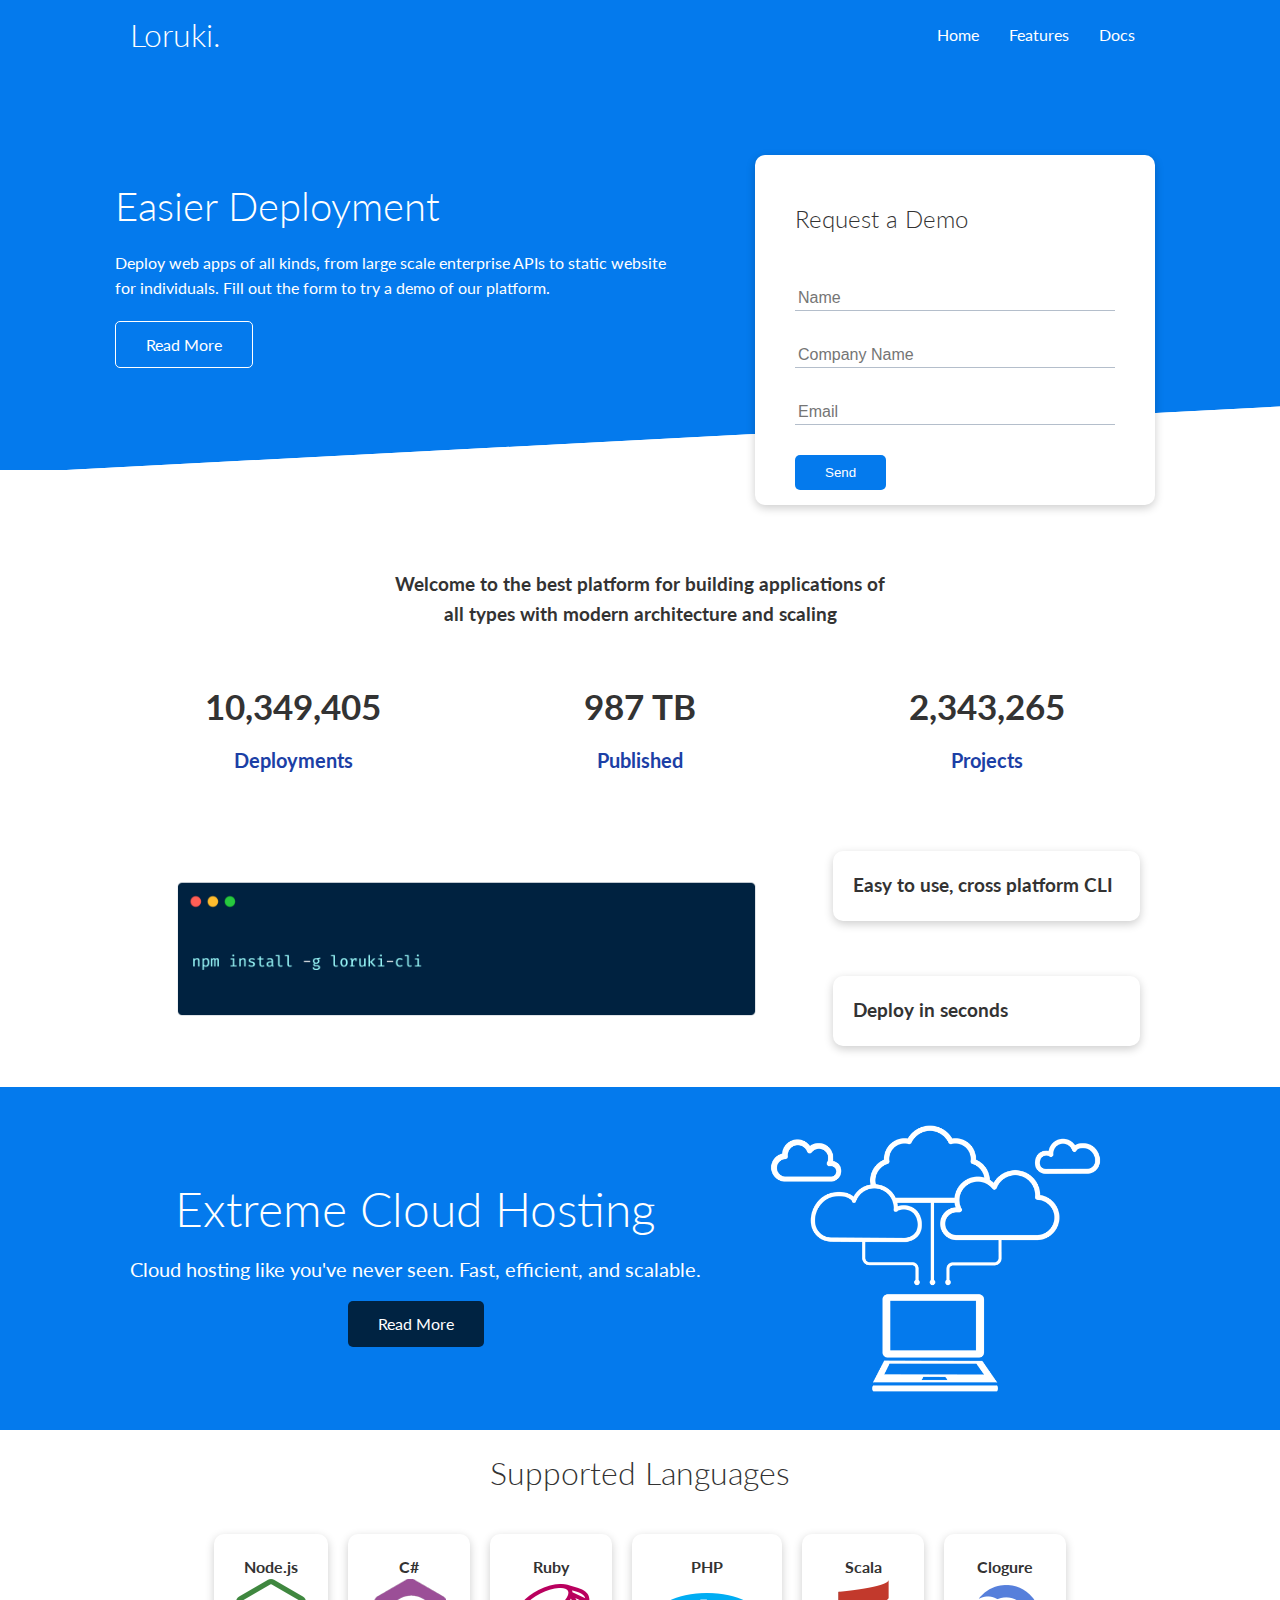
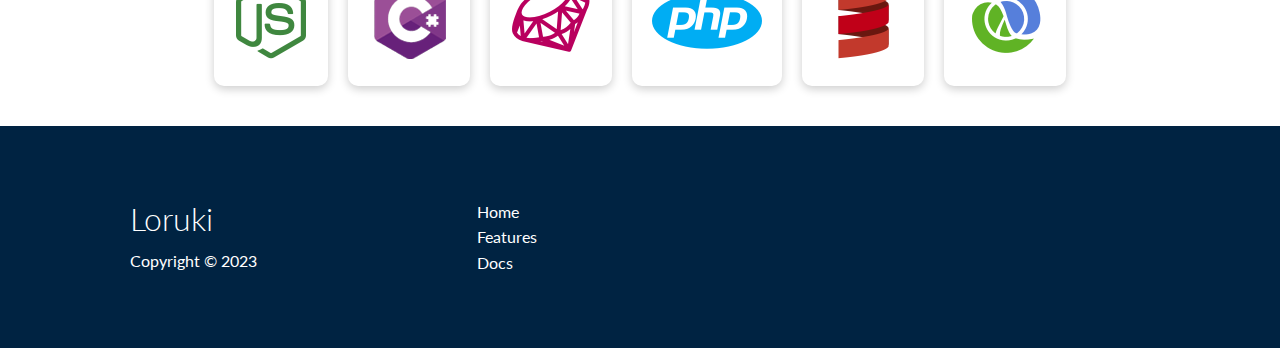
<file: index.html>
<!DOCTYPE html>
<html lang="en">
<head>
    <meta charset="UTF-8">
    <meta name="viewport" content="width=device-width, initial-scale=1.0">
    <link rel="stylesheet" href="https://cdnjs.cloudflare.com/ajax/libs/font-awesome/6.4.2/css/all.min.css" integrity="sha512-z3gLpd7yknf1YoNbCzqRKc4qyor8gaKU1qmn+CShxbuBusANI9QpRohGBreCFkKxLhei6S9CQXFEbbKuqLg0DA==" crossorigin="anonymous" referrerpolicy="no-referrer" />
    <link rel="stylesheet" href="css/utilities.css">
    <link rel="stylesheet" href="css/style.css">
    <title>Loruki | Cloud Hosting For Everyone</title>
</head>
<body>
    <!-- NavBar -->
    <div class="navbar">
        <div class="container flex">
            <h1 class="logo">Loruki.</h1>
            <nav>
                <ul>
                    <li><a href="index.html">Home</a></li>
                    <li><a href="features.html">Features</a></li>
                    <li><a href="docs.html">Docs</a></li>
                </ul>
            </nav>
        </div>
    </div>

    <!-- Showcase -->
    <section class="showcase">
        <div class="container grid">
            <div class="showcase-text">
                <h1>Easier Deployment</h1>
                <p>Deploy web apps of all kinds, from large scale enterprise APIs to static website for individuals. Fill out the form to try a demo of our platform.</p>
                <a href="features.html" class="btn btn-outline">Read More</a>
            </div>
            <div class="showcase-form card">
                <h2>Request a Demo</h2>
                <form name="contact" method="POST" data-netlify="true" netlify-honeypot="bot-field">
                    <input type="hidden" name="form-name" value="contact">
                    <p class="hidden">
                        <label>Don't fill this out if you're human: <input name="bot-field" /></label>
                    </p>
                    <div class="form-control">
                        <input type="text" name="name" placeholder="Name" required>
                    </div>
                    <div class="form-control">
                        <input type="text" name="company" placeholder="Company Name" required>
                    </div>
                    <div class="form-control">
                        <input type="text" name="email" placeholder="Email" required>
                    </div>
                    <input type="submit" value="Send" class="btn btn-primary">
                </form>
            </div>
        </div>
    </section>

    <!-- Stats -->
    <section class="stats">
        <div class="container">
            <h3 class="stats-heading text-center my-1"> <!--my-1 stands for margin-y axis. vertical-->
                Welcome to the best platform for building applications of all types with modern architecture and scaling
            </h3>

            <div class="grid grid-3 text-center my-4">
                <div>
                    <i class="fas fa-server fa-3x"></i>
                    <h3>10,349,405</h3>
                    <p class="text-secondary">Deployments</p>
                </div>
                <div>
                    <i class="fas fa-upload fa-3x"></i>
                    <h3>987 TB</h3>
                    <p class="text-secondary">Published</p>
                </div>
                <div>
                    <i class="fas fa-project-diagram fa-3x"></i>
                    <h3>2,343,265</h3>
                    <p class="text-secondary">Projects</p>
                </div>
            </div>
        </div>
    </section>

    <!-- CLI -->
    <section class="cli">
        <div class="container grid">
            <img src="images/cli.png" alt="">
            <div class="card">
                <h3>Easy to use, cross platform CLI</h3>
            </div>
            <div class="card">
                <h3>Deploy in seconds</h3>
            </div>
        </div>
    </section>

    <!-- Cloud -->
    <section class="cloud bg-primary my-2 py-2">
        <div class="container grid">
            <div class="text-center">
                <h2 class="lg">Extreme Cloud Hosting</h2>
                <p class="lead my-1">Cloud hosting like you've never seen.
                    Fast, efficient, and scalable.
                </p>
                <a href="features.html" class="btn btn-dark">Read More</a>
            </div>
            <img src="images/cloud.png" alt="">
        </div>
    </section>

    <!-- Languages -->
    <section class="languages">
        <h2 class="md text-center my-2">
            Supported Languages
        </h2>
        <div class="container flex">
            <div class="card">
                <h4>Node.js</h4>
                <img src="images/logos/node.png" alt="">
            </div>
            <div class="card">
                <h4>C#</h4>
                <img src="images/logos/csharp.png" alt="">
            </div>
            <div class="card">
                <h4>Ruby</h4>
                <img src="images/logos/ruby.png" alt="">
            </div>
            <div class="card">
                <h4>PHP</h4>
                <img src="images/logos/php.png" alt="">
            </div>
            <div class="card">
                <h4>Scala</h4>
                <img src="images/logos/scala.png" alt="">
            </div>
            <div class="card">
                <h4>Clogure</h4>
                <img src="images/logos/clojure.png" alt="">
            </div>
        </div>
    </section>

    <!-- Footer -->
    <footer class="footer bg-dark py-5">
        <div class="container grid grid-3">
            <div>
                <h1>Loruki</h1>
                <p>Copyright &copy; 2023</p>
            </div>
            <nav>
                <ul>
                    <li><a href="index.html">Home</a></li>
                    <li><a href="features.html">Features</a></li>
                    <li><a href="docs.html">Docs</a></li>
                </ul>
            </nav>
            <div class="social">
                <a href="#"><i class="fab fa-github fa-2x"></i></a>
                <a href="#"><i class="fab fa-facebook fa-2x"></i></a>
                <a href="#"><i class="fab fa-instagram fa-2x"></i></a>
                <a href="#"><i class="fab fa-twitter fa-2x"></i></a>
            </div>
        </div>
    </footer>
</body>
</html>
</file>
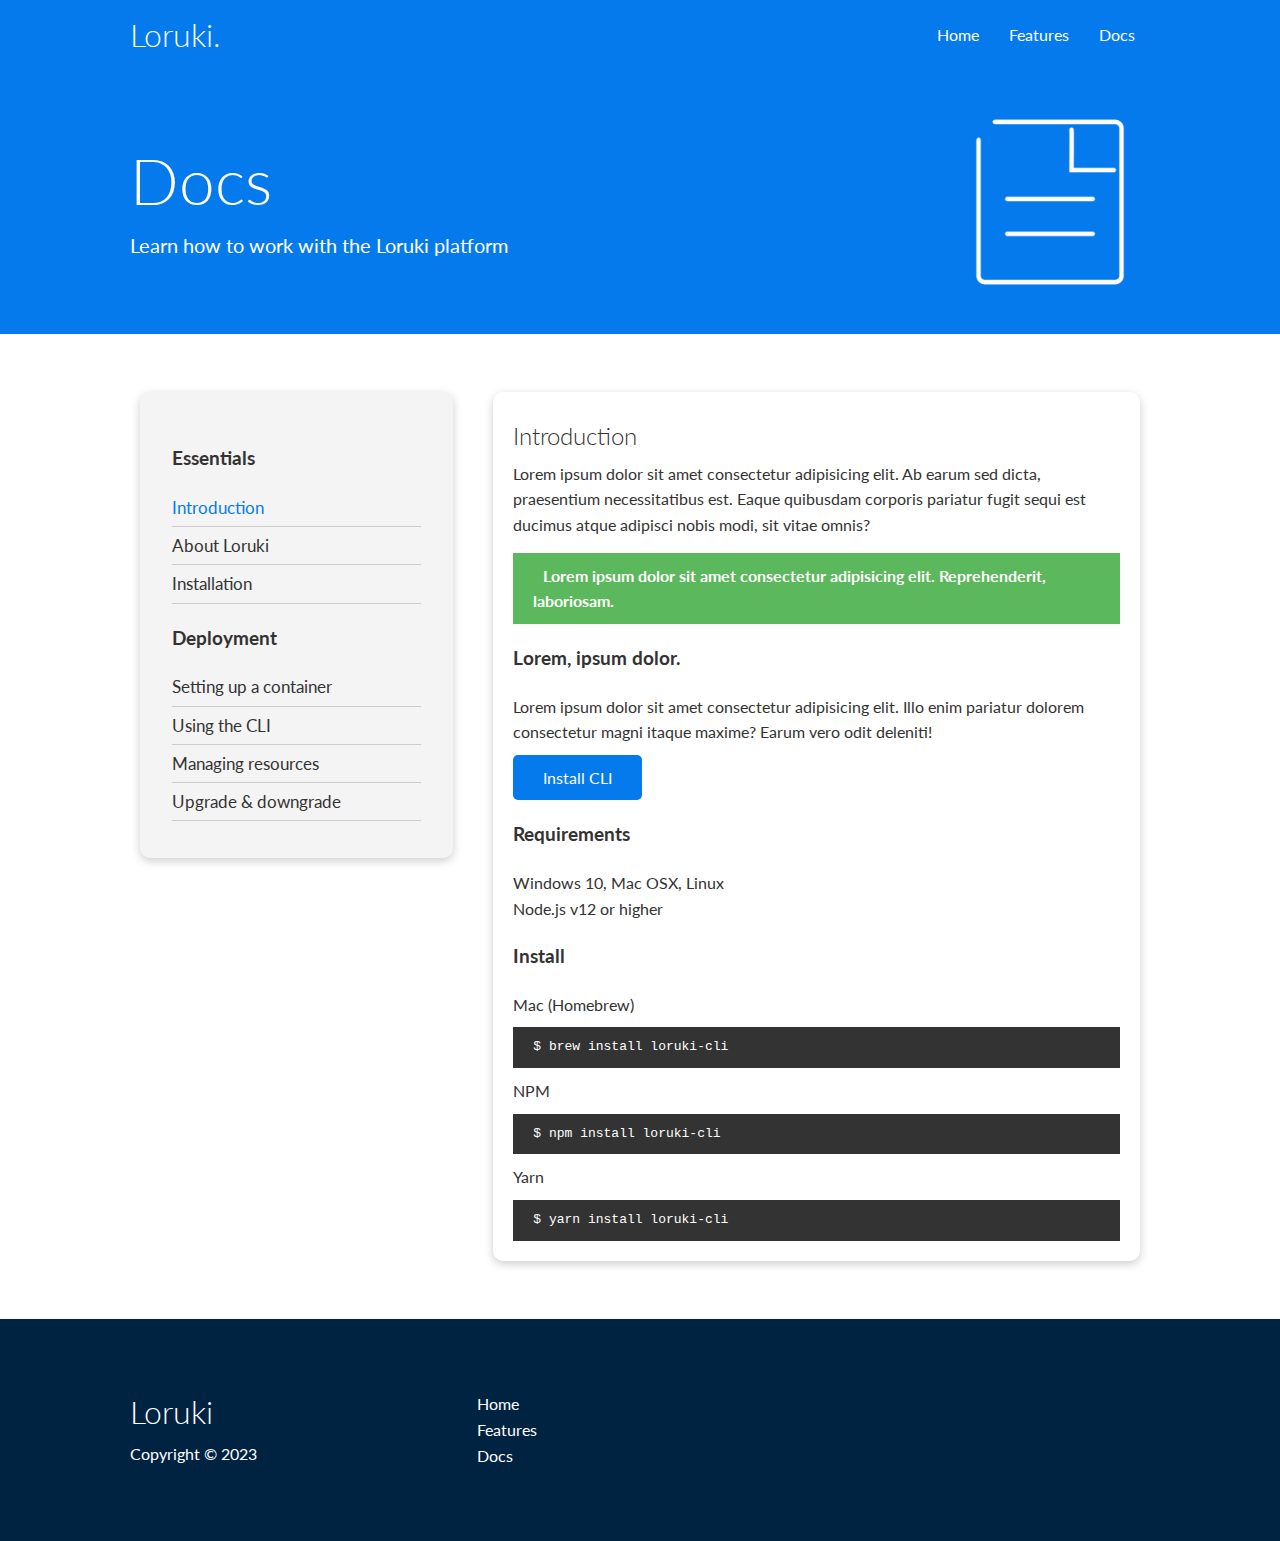
<file: docs.html>
<!DOCTYPE html>
<html lang="en">
<head>
    <meta charset="UTF-8">
    <meta name="viewport" content="width=device-width, initial-scale=1.0">
    <link rel="stylesheet" href="https://cdnjs.cloudflare.com/ajax/libs/font-awesome/6.4.2/css/all.min.css" integrity="sha512-z3gLpd7yknf1YoNbCzqRKc4qyor8gaKU1qmn+CShxbuBusANI9QpRohGBreCFkKxLhei6S9CQXFEbbKuqLg0DA==" crossorigin="anonymous" referrerpolicy="no-referrer" />
    <link rel="stylesheet" href="css/utilities.css">
    <link rel="stylesheet" href="css/style.css">
    <title>Loruki | Cloud Hosting For Everyone</title>
</head>
<body>
    <!-- NavBar -->
    <div class="navbar">
        <div class="container flex">
            <h1 class="logo">Loruki.</h1>
            <nav>
                <ul>
                    <li><a href="index.html">Home</a></li>
                    <li><a href="features.html">Features</a></li>
                    <li><a href="docs.html">Docs</a></li>
                </ul>
            </nav>
        </div>
    </div>
    
    <!-- Head -->
    <section class="docs-head bg-primary py-3">
        <div class="container grid">
            <div>
                <h1 class="xl">Docs</h1>
                <p class="lead">
                    Learn how to work with the Loruki platform
                </p>
            </div>
            <img src="images/docs.png" alt="">
        </div>
    </section>

    <!-- Docs Main -->
    <section class="docs-main my-4">
        <div class="container grid">
            <div class="card bg-light p-3">
                <h3 class="my-2">Essentials</h3>
                <nav>
                    <ul>
                        <li><a class="text-primary" href="#">Introduction</a></li>
                        <li><a href="#">About Loruki</a></li>
                        <li><a href="#">Installation</a></li>
                    </ul>
                </nav>
                <h3 class="my-2">Deployment</h3>
                <nav>
                    <ul>
                        <li><a href="#">Setting up a container</a></li>
                        <li><a href="#">Using the CLI</a></li>
                        <li><a href="#">Managing resources</a></li>
                        <li><a href="#">Upgrade & downgrade</a></li>
                    </ul>
                </nav>
            </div>
            <div class="card">
                <h2>Introduction</h2>
                <p>Lorem ipsum dolor sit amet consectetur adipisicing elit. Ab earum sed dicta, praesentium necessitatibus est. Eaque quibusdam corporis pariatur fugit sequi est ducimus atque adipisci nobis modi, sit vitae omnis?</p>
                <div class="alert alert-success">
                    <i class="fas fa-info"></i>Lorem ipsum dolor sit amet consectetur adipisicing elit. Reprehenderit, laboriosam.
                </div>

                <h3>Lorem, ipsum dolor.</h3>
                <p>Lorem ipsum dolor sit amet consectetur adipisicing elit. Illo enim pariatur dolorem consectetur magni itaque maxime? Earum vero odit deleniti!</p>
                <a href="#" class="btn btn-primary">Install CLI</a>

                <h3>Requirements</h3>
                <ul>
                    <li>Windows 10, Mac OSX, Linux</li>
                    <li>Node.js v12 or higher</li>
                </ul>

                <h3>Install</h3>
                <p>Mac (Homebrew)</p>
                <pre><code>$ brew install loruki-cli</code></pre>
                <p>NPM</p>
                <pre><code>$ npm install loruki-cli</code></pre>
                <p>Yarn</p>
                <pre><code>$ yarn install loruki-cli</code></pre>
            </div>
        </div>
    </section>


    <!-- Footer -->
    <footer class="footer bg-dark py-5">
        <div class="container grid grid-3">
            <div>
                <h1>Loruki</h1>
                <p>Copyright &copy; 2023</p>
            </div>
            <nav>
                <ul>
                    <li><a href="index.html">Home</a></li>
                    <li><a href="features.html">Features</a></li>
                    <li><a href="docs.html">Docs</a></li>
                </ul>
            </nav>
            <div class="social">
                <a href="#"><i class="fab fa-github fa-2x"></i></a>
                <a href="#"><i class="fab fa-facebook fa-2x"></i></a>
                <a href="#"><i class="fab fa-instagram fa-2x"></i></a>
                <a href="#"><i class="fab fa-twitter fa-2x"></i></a>
            </div>
        </div>
    </footer>
</body>
</html>
</file>
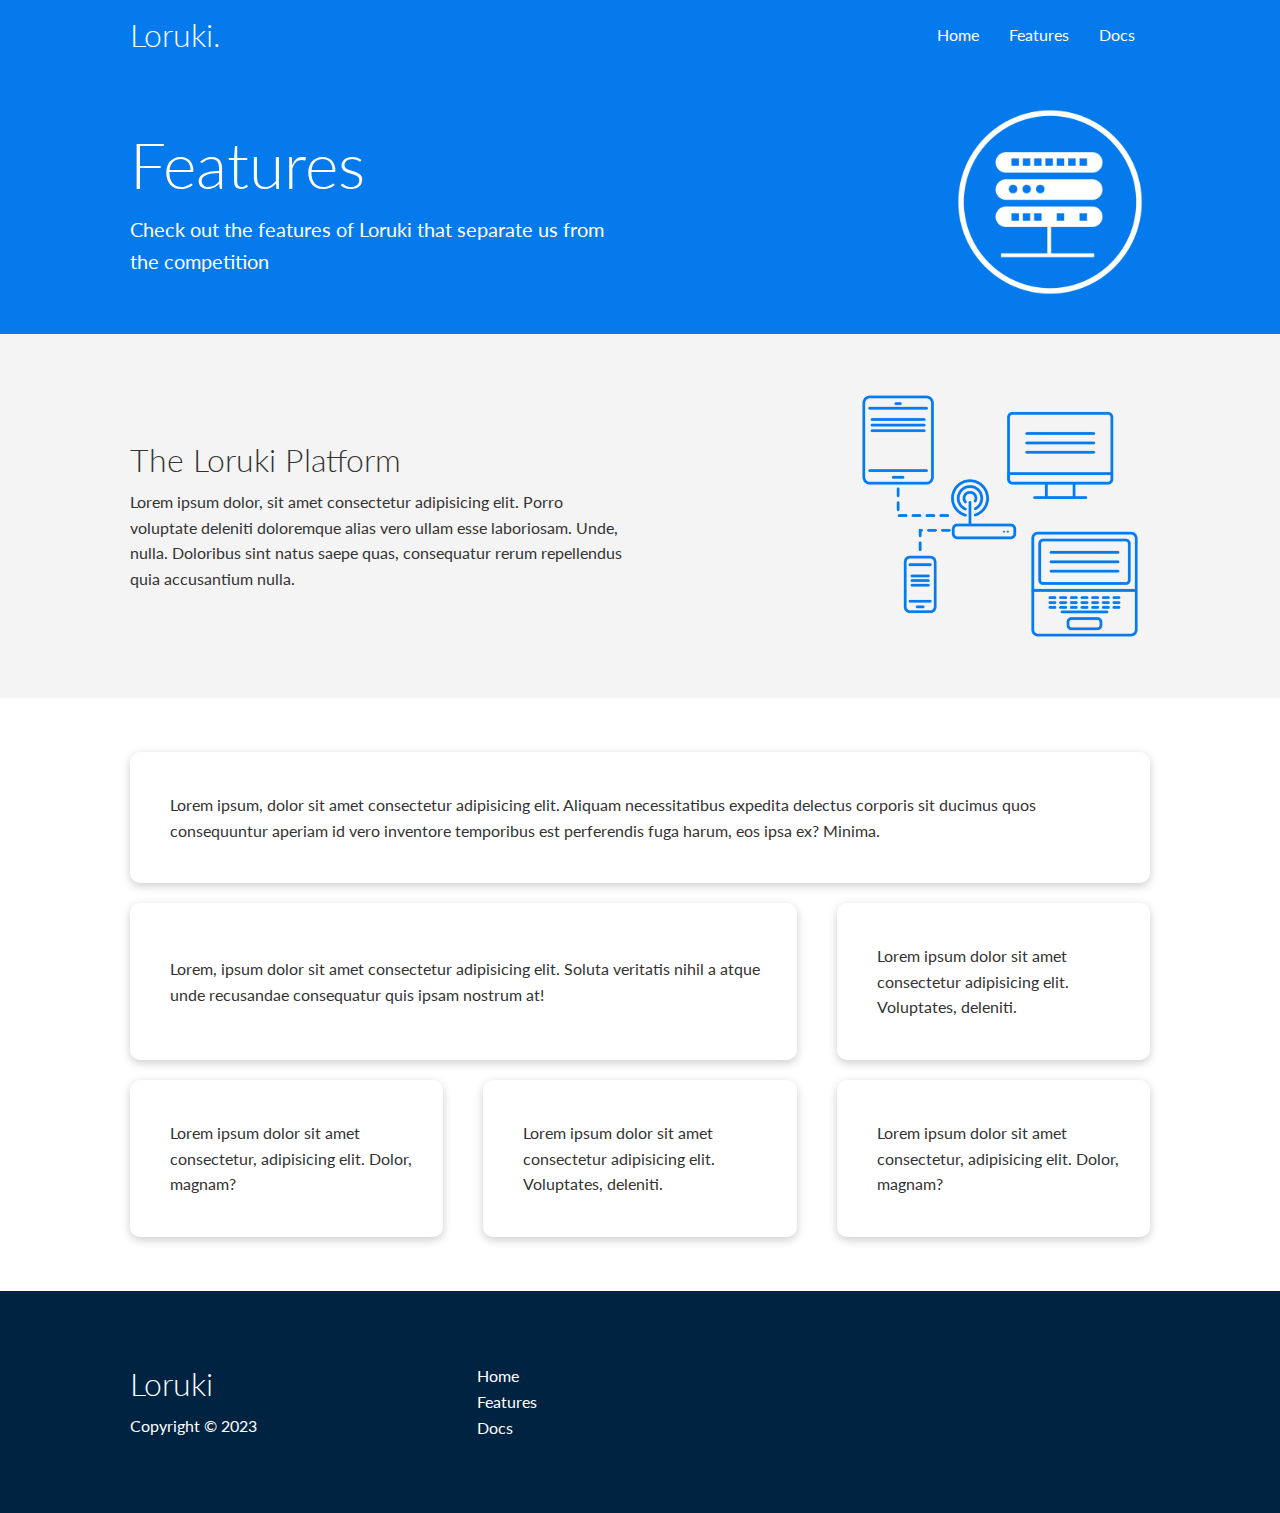
<file: features.html>
<!DOCTYPE html>
<html lang="en">
<head>
    <meta charset="UTF-8">
    <meta name="viewport" content="width=device-width, initial-scale=1.0">
    <link rel="stylesheet" href="https://cdnjs.cloudflare.com/ajax/libs/font-awesome/6.4.2/css/all.min.css" integrity="sha512-z3gLpd7yknf1YoNbCzqRKc4qyor8gaKU1qmn+CShxbuBusANI9QpRohGBreCFkKxLhei6S9CQXFEbbKuqLg0DA==" crossorigin="anonymous" referrerpolicy="no-referrer" />
    <link rel="stylesheet" href="css/utilities.css">
    <link rel="stylesheet" href="css/style.css">
    <title>Loruki | Cloud Hosting For Everyone</title>
</head>
<body>
    <!-- NavBar -->
    <div class="navbar">
        <div class="container flex">
            <h1 class="logo">Loruki.</h1>
            <nav>
                <ul>
                    <li><a href="index.html">Home</a></li>
                    <li><a href="features.html">Features</a></li>
                    <li><a href="docs.html">Docs</a></li>
                </ul>
            </nav>
        </div>
    </div>
    
    <!-- Head -->
    <section class="features-head bg-primary py-3">
        <div class="container grid">
            <div>
                <h1 class="xl">Features</h1>
                <p class="lead">
                    Check out the features of Loruki that separate us from the competition
                </p>
            </div>
            <img src="images/server.png" alt="">
        </div>
    </section>

    <!-- Sub Head -->
    <section class="features-sub-head bg-light py-3">
        <div class="container grid">
            <div>
                <h1 class="md">The Loruki Platform</h1>
                <p>
                    Lorem ipsum dolor, sit amet consectetur adipisicing elit. Porro voluptate deleniti doloremque alias vero ullam esse laboriosam. Unde, nulla. Doloribus sint natus saepe quas, consequatur rerum repellendus quia accusantium nulla.
                </p>
            </div>
            <img src="images/server2.png" alt="">
        </div>
    </section>

    <section class="features-main my-2">
        <div class="container grid grid-3">
            <div class="card flex">
                <i class="fas fa-server fa-3x"></i>
                <p>Lorem ipsum, dolor sit amet consectetur adipisicing elit. Aliquam necessitatibus expedita delectus corporis sit ducimus quos consequuntur aperiam id vero inventore temporibus est perferendis fuga harum, eos ipsa ex? Minima.</p>
            </div>
            <div class="card flex">
                <i class="fas fa-server fa-3x"></i>
                <p>Lorem, ipsum dolor sit amet consectetur adipisicing elit. Soluta veritatis nihil a atque unde recusandae consequatur quis ipsam nostrum at!</p>
            </div>
            <div class="card flex">
                <i class="fas fa-server fa-3x"></i>
                <p>Lorem ipsum dolor sit amet consectetur adipisicing elit. Voluptates, deleniti.</p>
            </div>
            <div class="card flex">
                <i class="fas fa-server fa-3x"></i>
                <p>Lorem ipsum dolor sit amet consectetur, adipisicing elit. Dolor, magnam?</p>
            </div>
            <div class="card flex">
                <i class="fas fa-server fa-3x"></i>
                <p>Lorem ipsum dolor sit amet consectetur adipisicing elit. Voluptates, deleniti.</p>
            </div>
            <div class="card flex">
                <i class="fas fa-server fa-3x"></i>
                <p>Lorem ipsum dolor sit amet consectetur, adipisicing elit. Dolor, magnam?</p>
            </div>
        </div>
    </section>


    <!-- Footer -->
    <footer class="footer bg-dark py-5">
        <div class="container grid grid-3">
            <div>
                <h1>Loruki</h1>
                <p>Copyright &copy; 2023</p>
            </div>
            <nav>
                <ul>
                    <li><a href="index.html">Home</a></li>
                    <li><a href="features.html">Features</a></li>
                    <li><a href="docs.html">Docs</a></li>
                </ul>
            </nav>
            <div class="social">
                <a href="#"><i class="fab fa-github fa-2x"></i></a>
                <a href="#"><i class="fab fa-facebook fa-2x"></i></a>
                <a href="#"><i class="fab fa-instagram fa-2x"></i></a>
                <a href="#"><i class="fab fa-twitter fa-2x"></i></a>
            </div>
        </div>
    </footer>
</body>
</html>
</file>
<file: css/utilities.css>
.container {
    max-width: 1100px;
    margin: 0 auto;
    overflow: auto;
    padding: 0 40px;
}

.card {
    background-color: #fff;
    color: #333;
    border-radius: 10px;
    box-shadow: 0 3px 10px rgba(0,0,0,0.2);
    padding: 20px;
    margin: 10px;
}

.btn {
    display: inline-block;
    padding: 10px 30px;
    cursor: pointer;
    background: var(--primary-color);
    color: #fff;
    border: none;
    border-radius: 5px;
}

.btn-outline {
    background-color: transparent;
    border: 1px #fff solid;
}

.btn:hover {
    transform: scale(0.98);
}

/* Backgrounds & Colored Buttons*/
.bg-primary, 
.btn-primary {
    background-color: var(--primary-color);
    color: #fff
}

.bg-secondary, 
.btn-secondary {
    background-color: var(--secondary-color);
    color: #fff
}

.bg-dark, 
.btn-dark {
    background-color: var(--dark-color);
    color: #fff
}

.bg-light, 
.btn-light {
    background-color: var(--light-color);
    color: #333
}

.bg-primary a, 
.btn-primary a,
.bg-secondary a, 
.btn-secondary a,
.bg-dark a, 
.btn-dark a {
    color: #fff;
}

/* Text Colors */
.text-primary, 
.text-primary {
    color: var(--primary-color);
}

.text-secondary, 
.text-secondary {
    color: var(--secondary-color);
}

.text-dark, 
.text-dark {
    color: var(--dark-color);
}

.text-light, 
.text-light {
    color: var(--light-color);
}

/* Text Sizes */
.lead {
    font-size: 20px;
}

.sm {
    font-size: 1rem;
}

.md {
    font-size: 2rem;
}

.lg {
    font-size: 3rem;
}

.xl {
    font-size: 4rem;
}

.text-center {
    text-align: center;
}

/* Alert */
.alert {
    background-color: var(--light-color);
    padding: 10px 20px;
    font-weight: bold;
    margin: 15px 0;
}

.alert i {
    margin-right: 10px;
}

.alert-success {
    background-color: var(--success-color);
    color: #fff;
}

.alert-error {
    background-color: var(--error-color);
    color: #fff;
}

.flex {
    display: flex;
    justify-content: center;
    align-items: center; 
    height: 100%;
}

.grid {
    display: grid;
    grid-template-columns: repeat(2, 1fr);
    gap: 20px;
    justify-content: center;
    align-items: center;
    height: 100%;
}

.grid-3 {
    grid-template-columns: repeat(3, 1fr);
}

/* Margin */
.my-1 {
    margin: 1rem 0;
}

.my-2 {
    margin: 1.5rem 0;
}

.my-3 {
    margin: 2rem 0;
}

.my-4 {
    margin: 3rem 0;
}

.my-5 {
    margin: 4rem 0;
}

.m-1 {
    margin: 1rem;
}

.m-2 {
    margin: 1.5rem;
}

.m-3 {
    margin: 2rem;
}

.m-4 {
    margin: 3rem;
}

.m-5 {
    margin: 4rem;
}

/* Padding */
.py-1 {
    padding: 1rem 0;
}

.py-2 {
    padding: 1.5rem 0;
}

.py-3 {
    padding: 2rem 0;
}

.py-4 {
    padding: 3rem 0;
}

.py-5 {
    padding: 4rem 0;
}

.p-1 {
    padding: 1rem;
}

.p-2 {
    padding: 1.5rem;
}

.p-3 {
    padding: 2rem;
}

.p-4 {
    padding: 3rem;
}

.p-5 {
    padding: 4rem;
}
</file>
<file: css/style.css>
@import url('https://fonts.googleapis.com/css2?family=Lato:wght@300&display=swap');

:root {
    --primary-color: #047aed;
    --secondary-color: hsl(225, 71%, 38%);
    --dark-color: hsl(208, 100%, 13%);
    --light-color: #f4f4f4;
    --success-color: #5cb85c;
    --error-color: #d9534f;
}

* {
    box-sizing: border-box;
    padding: 0;
    margin: 0;
}

body {
    font-family: 'Lato', sans-serif;
    color: #333;
    line-height: 1.6;
}

ul {
    list-style-type: none;
}

a {
    text-decoration: none;
    color: #333;
}

h1, 
h2 {
    font-weight: 300;
    line-height: 1.2;
    margin: 10px 0;
}

p {
    margin: 10px 0;
}

img {
    width: 100%;
}

code, pre {
    background: #333;
    color: #fff;
    padding: 10px;
}

.hidden {
    visibility: hidden;
    height: 0;
}

/* Navbar */
.navbar {
    background-color: var(--primary-color);
    color: #fff;
    height: 70px;
}

.navbar ul {
    display: flex;
}

.navbar a{
    color:#fff;
    padding: 10px;
    margin: 0 5px;
}

.navbar a:hover {
    border-bottom: 2px #fff solid;
}

.navbar .flex {
    justify-content: space-between;
}

/* Showcase */
.showcase {
    height: 400px;
    background-color: var(--primary-color);
    color: #fff;
    position: relative;
}

.showcase h1 {
    font-size: 40px;
}

.showcase p {
    margin: 20px 0;
}

.showcase .grid {
    overflow: visible;
    grid-template-columns: 55% 45%;
    gap: 30px;
}

.showcase-text {
    animation: slideInFromLeft 1s ease-in;
}

.showcase-form {
    position: relative;
    top: 60px;
    height: 350px;
    width: 400px;
    padding: 40px;
    z-index: 100;
    justify-self: flex-end;
    animation: slideInFromRight 1s ease-in;
}

.showcase-form .form-control {
    margin: 30px 0;
}

.showcase-form input[type='text'], 
.showcase-form input[type='email'] {
    border: 0;
    border-bottom: 1px solid #b4becb;
    width: 100%;
    padding: 3px;
    font-size: 16px;
}

.showcase-form input:focus {
    outline: none;
}

.showcase::before,
.showcase::after {
    content: '';
    position: absolute; /*positioned absolute within the Showcase's relative position.*/
    height: 100px;
    bottom: -70px;
    right: 0;
    left: 0;
    background: #fff;
    transform: skewY(-3deg);
    -webkit-transform: skewY(-3deg); /*chrome and safari*/
    -moz-transform: skewY(-3deg); /*mozilla*/
    -ms-transform: skewY(-3deg); /*microsoft*/
}

/* Stats */
.stats {
    padding-top: 100px;
    animation: slideInFromBottom 1s ease-in;
}

.stats-heading {
    max-width: 500px;
    margin: auto;
}

.stats .grid h3 {
    font-size: 35px;
}

.stats .grid p {
    font-size: 20px;
    font-weight: bold;
}

/* CLI */
.cli .grid {
    grid-template-columns: repeat(3, 1fr);
    grid-template-rows: repeat(2, 1fr);
}

.cli .grid > *:first-child { /* whatever is the first child */
    grid-column: 1 / span 2;
    grid-row: 1 / span 2;
}

/* Cloud */
.cloud .grid {
    grid-template-columns: 4fr 3fr;
}

/* Languages */

.languages .flex {
    flex-wrap: wrap;
}

.languages .card {
    text-align: center;
    margin: 18px 10px 40px;
    transition: transform 0.2s ease-in;
}

.langauges .card h4 {
    font-size: 20px;
    margin-bottom: 10px;
}

.languages .card:hover {
    transform: translateY(-15px);
}

/* Features */

.features-head img,
.docs-head img {
    width: 200px;
    justify-self: flex-end
}

.features-sub-head img {
    width: 300px;
    justify-self: flex-end;
}

.features-main .card > i {
    margin-right: 20px;
}

.features-main .grid {
    padding: 30px;
}

.features-main .grid > *:first-child {
    grid-column: 1 / span 3;
}

.features-main .grid > *:nth-child(2) {
    grid-column: 1 / span 2;
}

/* Docs */
.docs-main h3 {
    margin: 20px 0;
}

.docs-main .grid {
    grid-template-columns: 1fr 2fr;
    align-items: flex-start;
}

.docs-main nav li {
    font-size: 17px;
    padding-bottom: 5px;
    margin-bottom: 5px;
    border-bottom: 1px #ccc solid;
}

.docs-main a:hover {
    font-weight: bold;
}

/* Footer */

.footer .social a{
    margin: 0 10px;
}

/* Animations */
@keyframes slideInFromLeft {
    0% {
        transform: translateX(-100%)
    }

    100% {
        transform: translateX(0)
    }
}

@keyframes slideInFromRight {
    0% {
        transform: translateX(100%)
    }

    100% {
        transform: translateX(0)
    }
}

@keyframes slideInFromTop {
    0% {
        transform: translateY(-100%)
    }

    100% {
        transform: translateY(0)
    }
}

@keyframes slideInFromBottom {
    0% {
        transform: translateY(100%)
    }

    100% {
        transform: translateY(0)
    }
}

/* Tablets and Under */
@media(max-width: 768px) {
    .grid,
    .showcase .grid,
    .stats .grid,
    .cli .grid,
    .cloud .grid,
    .features-main .grid,
    .docs-main .grid {
        grid-template-columns: 1fr;
        grid-template-rows: 1fr;
    }

    .showcase {
        height: auto;
    }

    .showcase-text {
        text-align: center;
        margin-top: 40px;
        animation: slideInFromTop 1s ease-in;
    }

    .showcase-form {
        justify-self: center;
        margin: auto;
        animation: slideInFromBottom 1s ease-in;
    }

    .cli .grid > *:first-child { /* whatever is the first child */
        grid-column: 1;
        grid-row: 1;
    }

    .features-head,
    .features-sub-head,
    .docs-head {
        text-align: center;
    }

    .features-head img,
    .features-sub-head img,
    .docs-head img {
        justify-self: center;
    }

    .features-main .grid > *:first-child,
    .features-main .grid > *:nth-child(2) {
        grid-column: 1;
    }
}

/* Mobile */
@media(max-width: 500px) {
    .navbar {
        height: 110px;
    }

    .navbar .flex {
        flex-direction: column;
    }

    .navbar ul {
        padding: 10px;
        background-color: rgba(0,0,0,0.1)
    }
}
</file>
